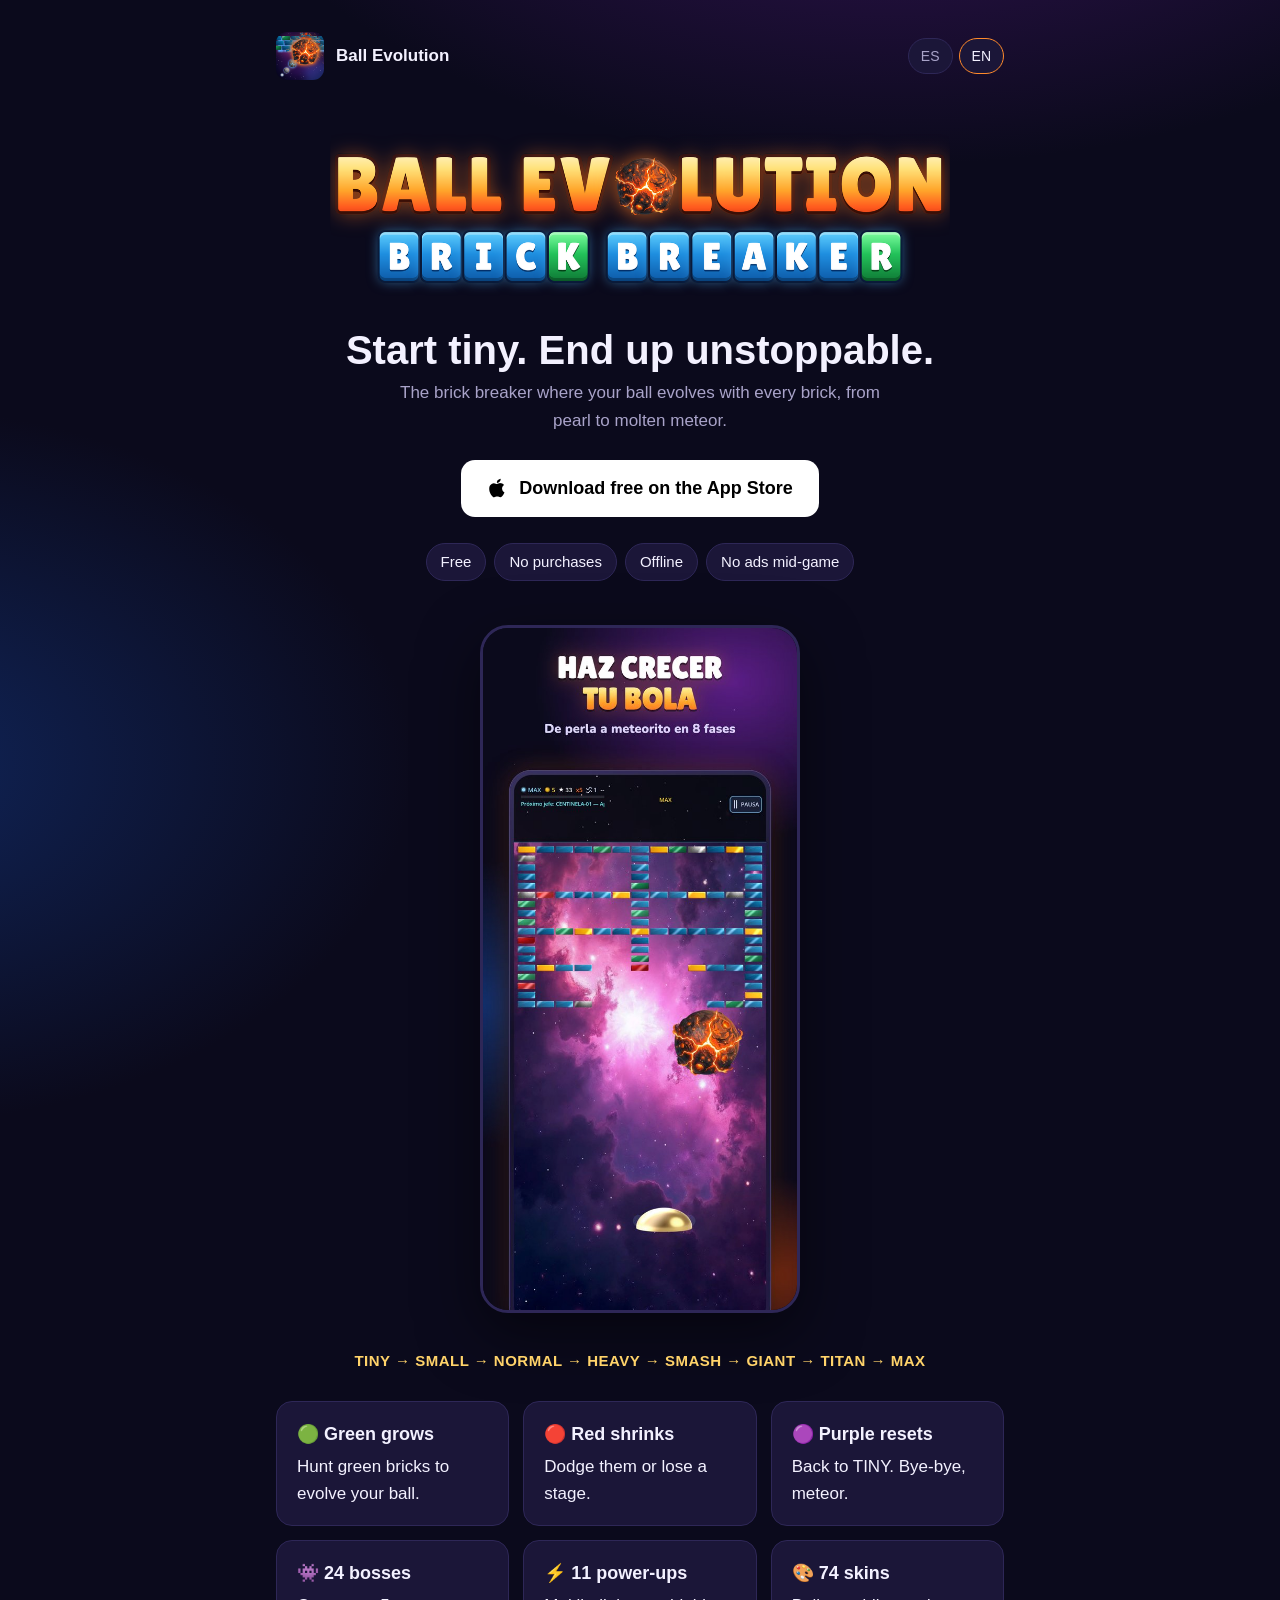
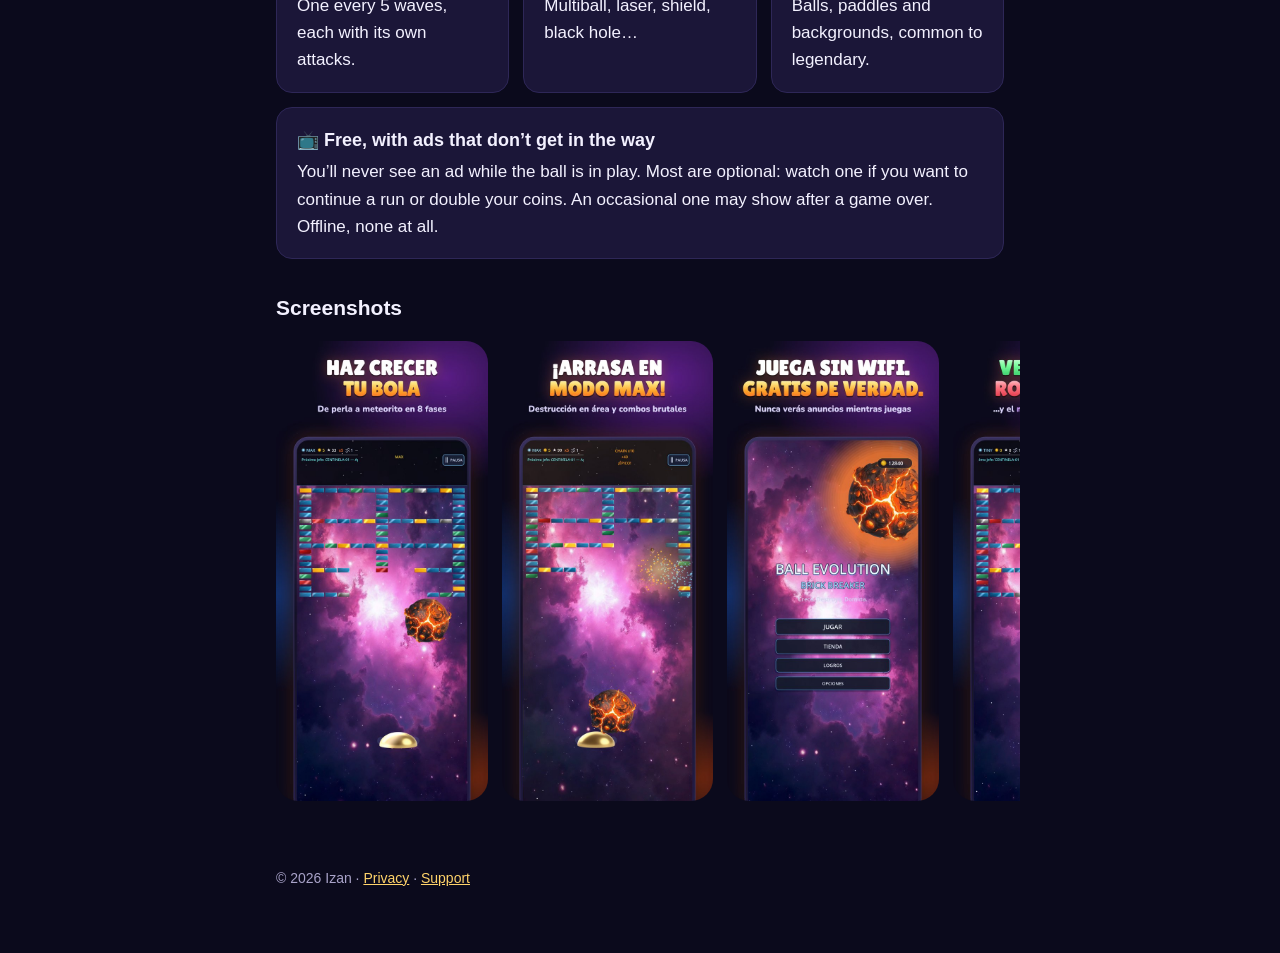
<file: index.html>
<!doctype html>
<html lang="es"><head><meta charset="utf-8"><meta name="viewport" content="width=device-width,initial-scale=1">
<title>Ball Evolution: Brick Breaker</title>
<meta name="description" content="El rompeladrillos donde tu bola evoluciona. Gratis en iPhone, sin compras y sin conexión.">
<meta property="og:title" content="Ball Evolution: Brick Breaker">
<meta property="og:description" content="Empieza con una bola diminuta. Cada ladrillo la hace crecer. En MAX, nada la para. Gratis en iPhone.">
<meta property="og:image" content="assets/og.png">
<meta name="twitter:card" content="summary_large_image">
<link rel="icon" href="assets/icon.png"><link rel="apple-touch-icon" href="assets/icon.png">
<link rel="stylesheet" href="assets/style.css"><script src="assets/lang.js"></script>
<style>
.hero{text-align:center;padding:24px 0 8px}
.hero .logo{width:100%;max-width:640px;height:auto}
.hero h1{font-size:clamp(26px,6vw,40px);margin:18px 0 6px}
.hero p{color:var(--muted);margin:0 auto;max-width:520px}
.cta{display:inline-flex;align-items:center;gap:10px;margin:26px 0 8px;background:#fff;color:#000;text-decoration:none;font-weight:700;padding:14px 26px;border-radius:14px;font-size:18px}
.cta svg{width:22px;height:22px}
.pills{display:flex;flex-wrap:wrap;gap:8px;justify-content:center;margin:18px 0 0}
.pills span{background:var(--card);border:1px solid var(--line);border-radius:999px;padding:6px 14px;font-size:15px}
.video{display:flex;justify-content:center;margin:36px 0}
.video video{width:min(320px,80vw);border-radius:28px;border:3px solid var(--line);box-shadow:0 20px 60px rgba(0,0,0,.5)}
.gallery{display:flex;gap:14px;overflow-x:auto;scroll-snap-type:x mandatory;padding:8px 2px 18px;margin:0 -16px;padding-left:16px}
.gallery img{height:460px;border-radius:22px;scroll-snap-align:center;flex:none}
.grid{display:grid;grid-template-columns:repeat(auto-fit,minmax(210px,1fr));gap:14px;margin-top:10px}
.grid .card{margin:0}
.grid b{display:block;font-size:18px;margin-bottom:4px}
.stages{font-weight:700;letter-spacing:.5px;text-align:center;color:var(--fire2);margin:8px 0 0;font-size:15px;overflow-wrap:anywhere}
@media (max-width:520px){.gallery img{height:380px}}
</style></head>
<body><div class="wrap">
<header class="top"><img src="assets/icon.png" alt=""><a href="./">Ball Evolution</a>
<div class="lang"><button data-set="es">ES</button><button data-set="en">EN</button></div></header>

<section class="hero">
<img class="logo" src="assets/logo.png" alt="Ball Evolution: Brick Breaker" width="1240" height="329">
<h1><span data-l="es">Empieza diminuta. Termina arrasando.</span><span data-l="en">Start tiny. End up unstoppable.</span></h1>
<p data-l="es">El rompeladrillos donde tu bola evoluciona con cada ladrillo, de perla a meteorito de lava.</p>
<p data-l="en">The brick breaker where your ball evolves with every brick, from pearl to molten meteor.</p>
<a class="cta" href="https://apps.apple.com/app/id6803545139"><svg viewBox="0 0 24 24" fill="currentColor" aria-hidden="true"><path d="M16.4 12.6c0-2.6 2.1-3.8 2.2-3.9-1.2-1.8-3.1-2-3.8-2-1.6-.2-3.1.9-3.9.9-.8 0-2-.9-3.4-.9-1.7 0-3.3 1-4.2 2.6-1.8 3.1-.5 7.7 1.3 10.2.9 1.2 1.9 2.6 3.2 2.6 1.3-.1 1.8-.8 3.3-.8 1.6 0 2 .8 3.4.8 1.4 0 2.3-1.3 3.1-2.5 1-1.4 1.4-2.8 1.4-2.9-.1 0-2.6-1-2.6-4.1zM13.9 5c.7-.9 1.2-2 1-3.2-1 .1-2.3.7-3 1.6-.7.8-1.2 2-1.1 3.1 1.2.1 2.3-.6 3.1-1.5z"/></svg><span data-l="es">Descargar gratis en la App Store</span><span data-l="en">Download free on the App Store</span></a>
<div class="pills">
<span data-l="es">Gratis</span><span data-l="es">Sin compras</span><span data-l="es">Sin wifi</span><span data-l="es">Nunca te corta la partida</span>
<span data-l="en">Free</span><span data-l="en">No purchases</span><span data-l="en">Offline</span><span data-l="en">No ads mid-game</span>
</div>
</section>

<div class="video"><video src="assets/preview.mp4" poster="assets/shot-1.jpg" autoplay muted loop playsinline></video></div>

<p class="stages">TINY → SMALL → NORMAL → HEAVY → SMASH → GIANT → TITAN → MAX</p>

<div class="grid" style="margin-top:28px">
<div class="card"><b><span data-l="es">🟢 Verde crece</span><span data-l="en">🟢 Green grows</span></b><span data-l="es">Busca los bloques verdes para evolucionar tu bola.</span><span data-l="en">Hunt green bricks to evolve your ball.</span></div>
<div class="card"><b><span data-l="es">🔴 Rojo encoge</span><span data-l="en">🔴 Red shrinks</span></b><span data-l="es">Esquívalos o perderás una fase.</span><span data-l="en">Dodge them or lose a stage.</span></div>
<div class="card"><b><span data-l="es">🟣 Morado resetea</span><span data-l="en">🟣 Purple resets</span></b><span data-l="es">Vuelves a TINY. Tu meteorito, adiós.</span><span data-l="en">Back to TINY. Bye-bye, meteor.</span></div>
<div class="card"><b><span data-l="es">👾 24 jefes</span><span data-l="en">👾 24 bosses</span></b><span data-l="es">Uno cada 5 oleadas, con sus propios ataques.</span><span data-l="en">One every 5 waves, each with its own attacks.</span></div>
<div class="card"><b><span data-l="es">⚡ 11 power-ups</span><span data-l="en">⚡ 11 power-ups</span></b><span data-l="es">Multibola, láser, escudo, agujero negro…</span><span data-l="en">Multiball, laser, shield, black hole…</span></div>
<div class="card"><b><span data-l="es">🎨 74 skins</span><span data-l="en">🎨 74 skins</span></b><span data-l="es">Bolas, palas y fondos, de común a legendaria.</span><span data-l="en">Balls, paddles and backgrounds, common to legendary.</span></div>
</div>

<div class="card" style="margin-top:14px"><b style="display:block;font-size:18px;margin-bottom:4px"><span data-l="es">📺 Gratis, con anuncios que no molestan</span><span data-l="en">📺 Free, with ads that don’t get in the way</span></b>
<span data-l="es">Nunca verás un anuncio mientras la bola está en juego. Casi todos son opcionales: los ves si quieres continuar una partida o doblar tus monedas. De vez en cuando puede salir uno al terminar una partida. Sin conexión, ninguno.</span>
<span data-l="en">You’ll never see an ad while the ball is in play. Most are optional: watch one if you want to continue a run or double your coins. An occasional one may show after a game over. Offline, none at all.</span></div>

<h2><span data-l="es">Capturas</span><span data-l="en">Screenshots</span></h2>
<div class="gallery">
<img src="assets/shot-1.jpg" alt="" loading="lazy"><img src="assets/shot-2.jpg" alt="" loading="lazy"><img src="assets/shot-3.jpg" alt="" loading="lazy"><img src="assets/shot-4.jpg" alt="" loading="lazy"><img src="assets/shot-5.jpg" alt="" loading="lazy"><img src="assets/shot-6.jpg" alt="" loading="lazy">
</div>

<footer>© 2026 Izan · <a href="privacy.html"><span data-l="es">Privacidad</span><span data-l="en">Privacy</span></a> · <a href="support.html"><span data-l="es">Soporte</span><span data-l="en">Support</span></a></footer>
</div></body></html>
</file>
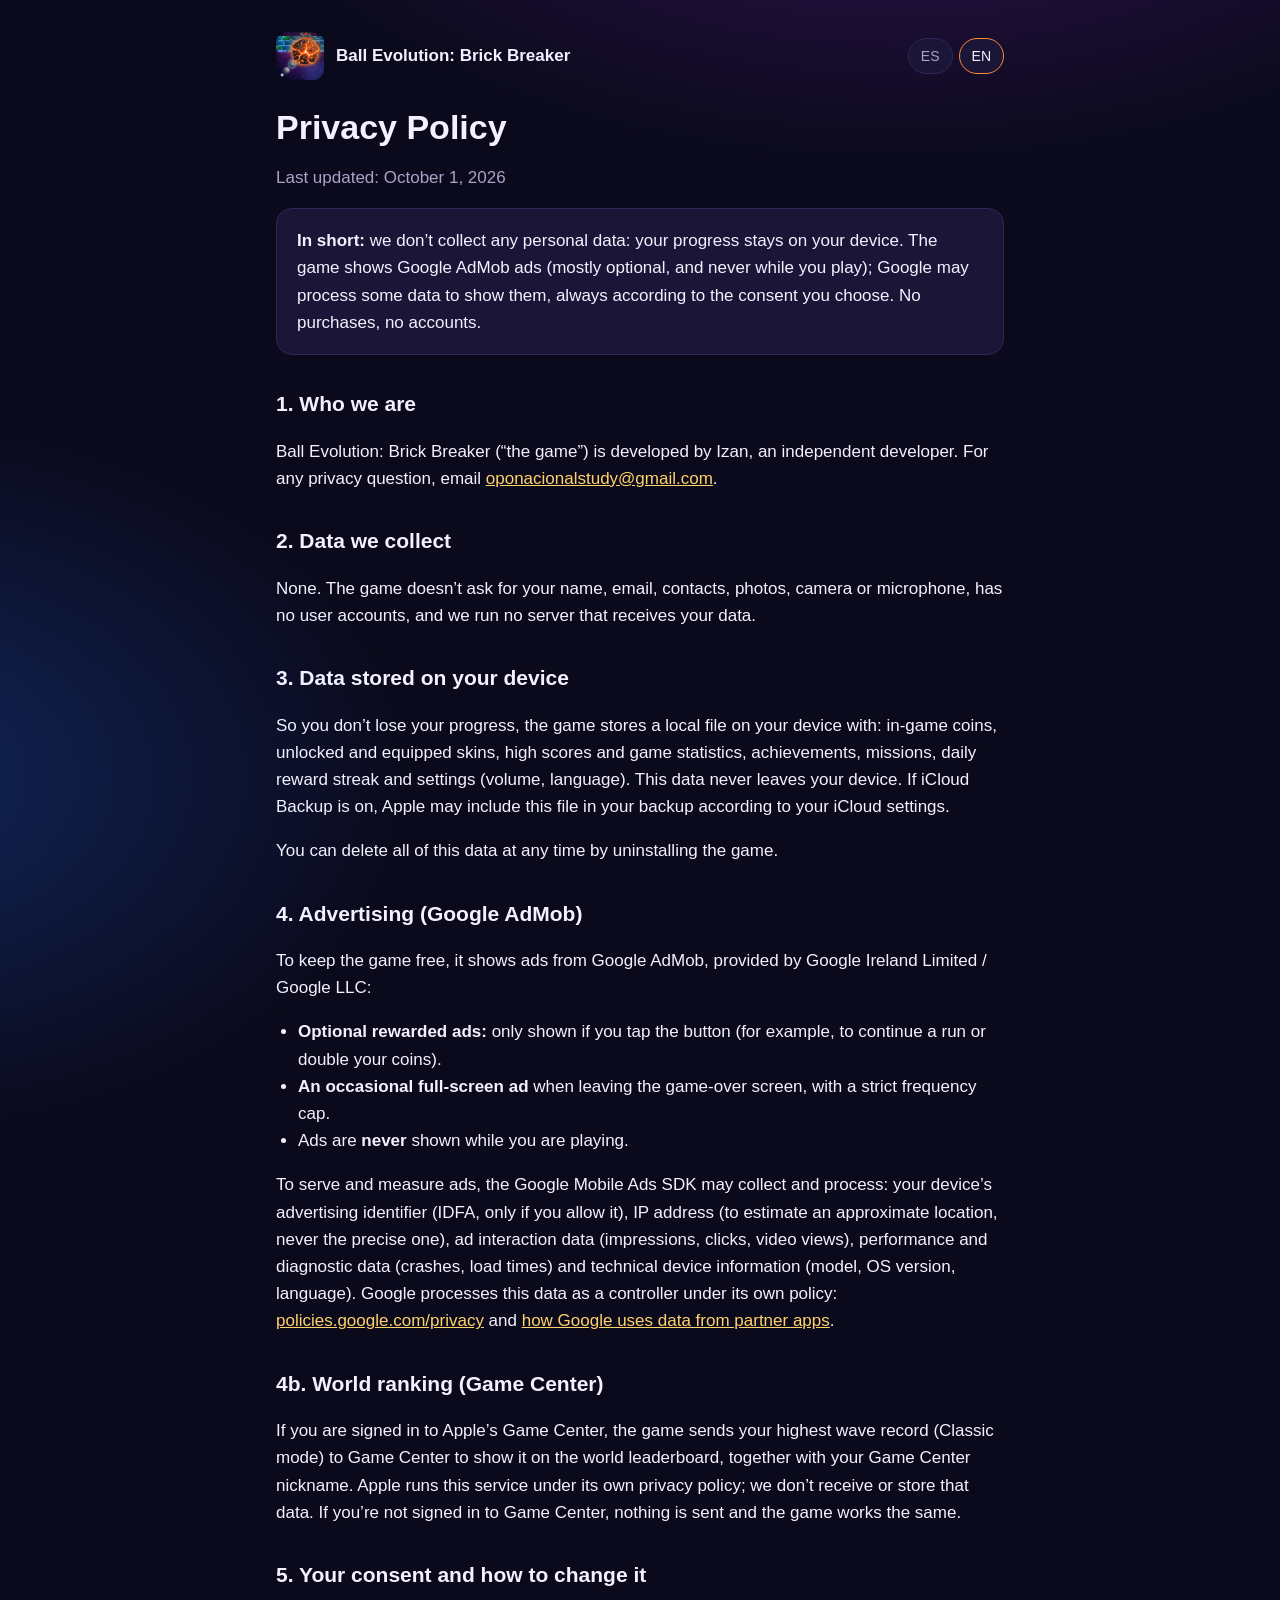
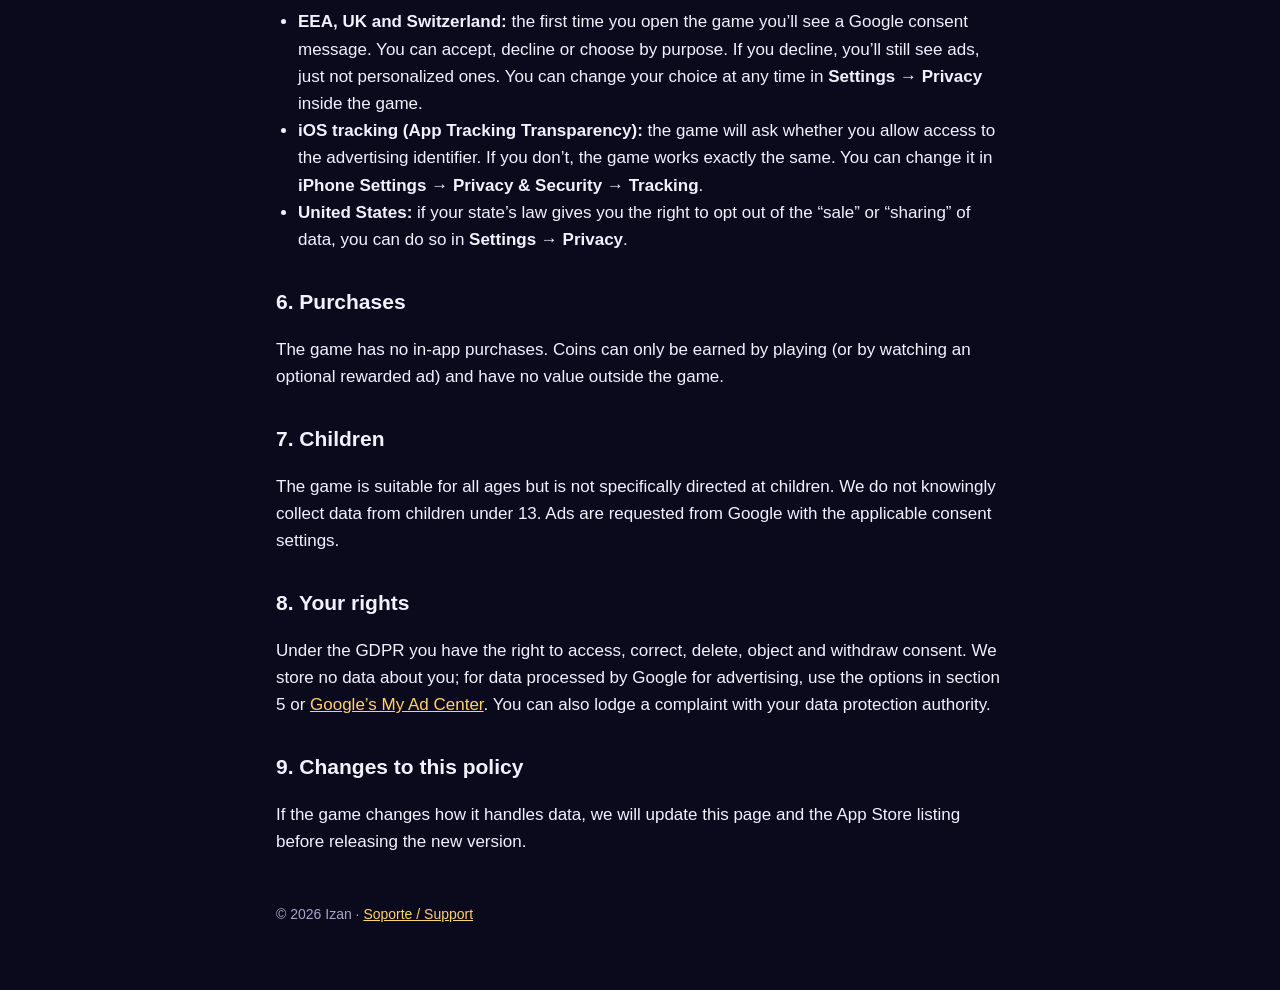
<file: privacy.html>
<!doctype html>
<html lang="es"><head><meta charset="utf-8"><meta name="viewport" content="width=device-width,initial-scale=1">
<title>Privacidad · Ball Evolution</title>
<link rel="icon" href="assets/icon.png"><link rel="stylesheet" href="assets/style.css"><script src="assets/lang.js"></script></head>
<body><div class="wrap">
<header class="top"><img src="assets/icon.png" alt=""><a href="./">Ball Evolution: Brick Breaker</a>
<div class="lang"><button data-set="es">ES</button><button data-set="en">EN</button></div></header>

<div data-l="es">
<h1>Política de privacidad</h1>
<p class="muted">Última actualización: 1 de octubre de 2026</p>
<div class="card"><strong>En resumen:</strong> nosotros no recopilamos ningún dato personal: tu progreso se guarda solo en tu dispositivo. El juego muestra anuncios de Google AdMob (casi todos opcionales, y nunca mientras juegas); Google puede tratar algunos datos para mostrarlos, siempre según el consentimiento que tú elijas. No hay compras ni cuentas.</div>
<h2>1. Quién es el responsable</h2>
<p>Ball Evolution: Brick Breaker («el juego») es un juego desarrollado por Izan, desarrollador independiente. Para cualquier consulta sobre privacidad puedes escribir a <a href="mailto:oponacionalstudy@gmail.com">oponacionalstudy@gmail.com</a>.</p>
<h2>2. Qué datos recopilamos nosotros</h2>
<p>Ninguno. El juego no te pide nombre, correo, contactos, fotos, cámara ni micrófono, no tiene cuentas de usuario y nosotros no tenemos ningún servidor que reciba datos tuyos.</p>
<h2>3. Qué se guarda en tu dispositivo</h2>
<p>Para que no pierdas tu progreso, el juego guarda en un archivo local dentro del propio dispositivo: monedas del juego, skins desbloqueadas y equipadas, récords y estadísticas de partida, logros, misiones, racha de recompensa diaria y ajustes (volumen, idioma). Estos datos nunca salen de tu dispositivo. Si tienes activada la copia de seguridad de iCloud, Apple puede incluir ese archivo en tu copia, según tu configuración de iCloud.</p>
<p>Puedes borrar todos estos datos en cualquier momento desinstalando el juego.</p>
<h2>4. Publicidad (Google AdMob)</h2>
<p>Para que el juego pueda ser gratis, muestra anuncios del servicio Google AdMob, de Google Ireland Limited / Google LLC:</p>
<ul>
<li><strong>Anuncios con recompensa opcionales:</strong> solo se ven si tú pulsas el botón (por ejemplo, para continuar una partida o doblar monedas).</li>
<li><strong>Un anuncio ocasional a pantalla completa</strong> al salir de la pantalla de fin de partida, con un límite estricto de frecuencia.</li>
<li><strong>Nunca</strong> se muestra un anuncio mientras estás jugando.</li>
</ul>
<p>Para mostrar anuncios y medir su funcionamiento, el SDK de Google Mobile Ads puede recoger y tratar: el identificador de publicidad del dispositivo (IDFA, solo si lo permites), la dirección IP (para estimar una ubicación aproximada, nunca la exacta), datos de interacción con los anuncios (impresiones, clics, vídeos vistos), datos de rendimiento y diagnóstico (fallos, tiempos de carga) e información técnica del dispositivo (modelo, versión del sistema, idioma). Google trata estos datos como responsable según su propia política: <a href="https://policies.google.com/privacy">policies.google.com/privacy</a> y <a href="https://policies.google.com/technologies/partner-sites">cómo usa Google los datos en apps de sus partners</a>.</p>
<h2>4 bis. Ranking mundial (Game Center)</h2>
<p>Si tienes iniciada sesión en Game Center de Apple, el juego envía a Game Center tu récord de oleada más alta (modo Clásico) para mostrarlo en el ranking mundial, junto a tu apodo de Game Center. Ese servicio lo gestiona Apple según su propia política de privacidad; nosotros no recibimos ni guardamos esos datos. Si no inicias sesión en Game Center, no se envía nada y el juego funciona igual.</p>
<h2>5. Tu consentimiento y cómo cambiarlo</h2>
<ul>
<li><strong>Espacio Económico Europeo, Reino Unido y Suiza:</strong> la primera vez que abres el juego verás un aviso de consentimiento de Google. Puedes aceptar, rechazar o elegir por finalidades. Si rechazas, seguirás viendo anuncios, pero no personalizados. Puedes cambiar tu elección cuando quieras en <strong>Opciones → Privacidad</strong> dentro del juego.</li>
<li><strong>Rastreo en iOS (App Tracking Transparency):</strong> el juego te preguntará si permites el acceso al identificador de publicidad. Si no lo permites, el juego funciona exactamente igual. Puedes cambiarlo en <strong>Ajustes del iPhone → Privacidad y seguridad → Rastreo</strong>.</li>
<li><strong>Estados Unidos:</strong> si la ley de tu estado te da derecho a no permitir la «venta» o «compartición» de datos, puedes ejercerlo en <strong>Opciones → Privacidad</strong>.</li>
</ul>
<h2>6. Compras</h2>
<p>El juego no tiene compras dentro de la app. Las monedas solo se ganan jugando (o viendo un anuncio con recompensa opcional) y no tienen valor fuera del juego.</p>
<h2>7. Menores</h2>
<p>El juego es apto para todas las edades, pero no está dirigido específicamente a niños. No recopilamos a sabiendas datos de menores de 13 años. Los anuncios se solicitan a Google con los ajustes de consentimiento aplicables.</p>
<h2>8. Tus derechos</h2>
<p>De acuerdo con el RGPD y la normativa española, tienes derecho a acceder, rectificar, suprimir, oponerte y retirar tu consentimiento. Nosotros no guardamos datos tuyos; para los datos que trata Google con fines publicitarios puedes usar las opciones de la sección 5 o los controles de <a href="https://myadcenter.google.com/">Mi Centro de Anuncios de Google</a>. También puedes reclamar ante la Agencia Española de Protección de Datos (<a href="https://www.aepd.es">aepd.es</a>).</p>
<h2>9. Cambios en esta política</h2>
<p>Si el juego cambia la forma de tratar datos, actualizaremos esta página y la ficha de la App Store antes de publicar la nueva versión.</p>
</div>

<div data-l="en">
<h1>Privacy Policy</h1>
<p class="muted">Last updated: October 1, 2026</p>
<div class="card"><strong>In short:</strong> we don’t collect any personal data: your progress stays on your device. The game shows Google AdMob ads (mostly optional, and never while you play); Google may process some data to show them, always according to the consent you choose. No purchases, no accounts.</div>
<h2>1. Who we are</h2>
<p>Ball Evolution: Brick Breaker (“the game”) is developed by Izan, an independent developer. For any privacy question, email <a href="mailto:oponacionalstudy@gmail.com">oponacionalstudy@gmail.com</a>.</p>
<h2>2. Data we collect</h2>
<p>None. The game doesn’t ask for your name, email, contacts, photos, camera or microphone, has no user accounts, and we run no server that receives your data.</p>
<h2>3. Data stored on your device</h2>
<p>So you don’t lose your progress, the game stores a local file on your device with: in-game coins, unlocked and equipped skins, high scores and game statistics, achievements, missions, daily reward streak and settings (volume, language). This data never leaves your device. If iCloud Backup is on, Apple may include this file in your backup according to your iCloud settings.</p>
<p>You can delete all of this data at any time by uninstalling the game.</p>
<h2>4. Advertising (Google AdMob)</h2>
<p>To keep the game free, it shows ads from Google AdMob, provided by Google Ireland Limited / Google LLC:</p>
<ul>
<li><strong>Optional rewarded ads:</strong> only shown if you tap the button (for example, to continue a run or double your coins).</li>
<li><strong>An occasional full-screen ad</strong> when leaving the game-over screen, with a strict frequency cap.</li>
<li>Ads are <strong>never</strong> shown while you are playing.</li>
</ul>
<p>To serve and measure ads, the Google Mobile Ads SDK may collect and process: your device’s advertising identifier (IDFA, only if you allow it), IP address (to estimate an approximate location, never the precise one), ad interaction data (impressions, clicks, video views), performance and diagnostic data (crashes, load times) and technical device information (model, OS version, language). Google processes this data as a controller under its own policy: <a href="https://policies.google.com/privacy">policies.google.com/privacy</a> and <a href="https://policies.google.com/technologies/partner-sites">how Google uses data from partner apps</a>.</p>
<h2>4b. World ranking (Game Center)</h2>
<p>If you are signed in to Apple’s Game Center, the game sends your highest wave record (Classic mode) to Game Center to show it on the world leaderboard, together with your Game Center nickname. Apple runs this service under its own privacy policy; we don’t receive or store that data. If you’re not signed in to Game Center, nothing is sent and the game works the same.</p>
<h2>5. Your consent and how to change it</h2>
<ul>
<li><strong>EEA, UK and Switzerland:</strong> the first time you open the game you’ll see a Google consent message. You can accept, decline or choose by purpose. If you decline, you’ll still see ads, just not personalized ones. You can change your choice at any time in <strong>Settings → Privacy</strong> inside the game.</li>
<li><strong>iOS tracking (App Tracking Transparency):</strong> the game will ask whether you allow access to the advertising identifier. If you don’t, the game works exactly the same. You can change it in <strong>iPhone Settings → Privacy &amp; Security → Tracking</strong>.</li>
<li><strong>United States:</strong> if your state’s law gives you the right to opt out of the “sale” or “sharing” of data, you can do so in <strong>Settings → Privacy</strong>.</li>
</ul>
<h2>6. Purchases</h2>
<p>The game has no in-app purchases. Coins can only be earned by playing (or by watching an optional rewarded ad) and have no value outside the game.</p>
<h2>7. Children</h2>
<p>The game is suitable for all ages but is not specifically directed at children. We do not knowingly collect data from children under 13. Ads are requested from Google with the applicable consent settings.</p>
<h2>8. Your rights</h2>
<p>Under the GDPR you have the right to access, correct, delete, object and withdraw consent. We store no data about you; for data processed by Google for advertising, use the options in section 5 or <a href="https://myadcenter.google.com/">Google’s My Ad Center</a>. You can also lodge a complaint with your data protection authority.</p>
<h2>9. Changes to this policy</h2>
<p>If the game changes how it handles data, we will update this page and the App Store listing before releasing the new version.</p>
</div>
<footer>© 2026 Izan · <a href="support.html">Soporte / Support</a></footer>
</div></body></html>
</file>
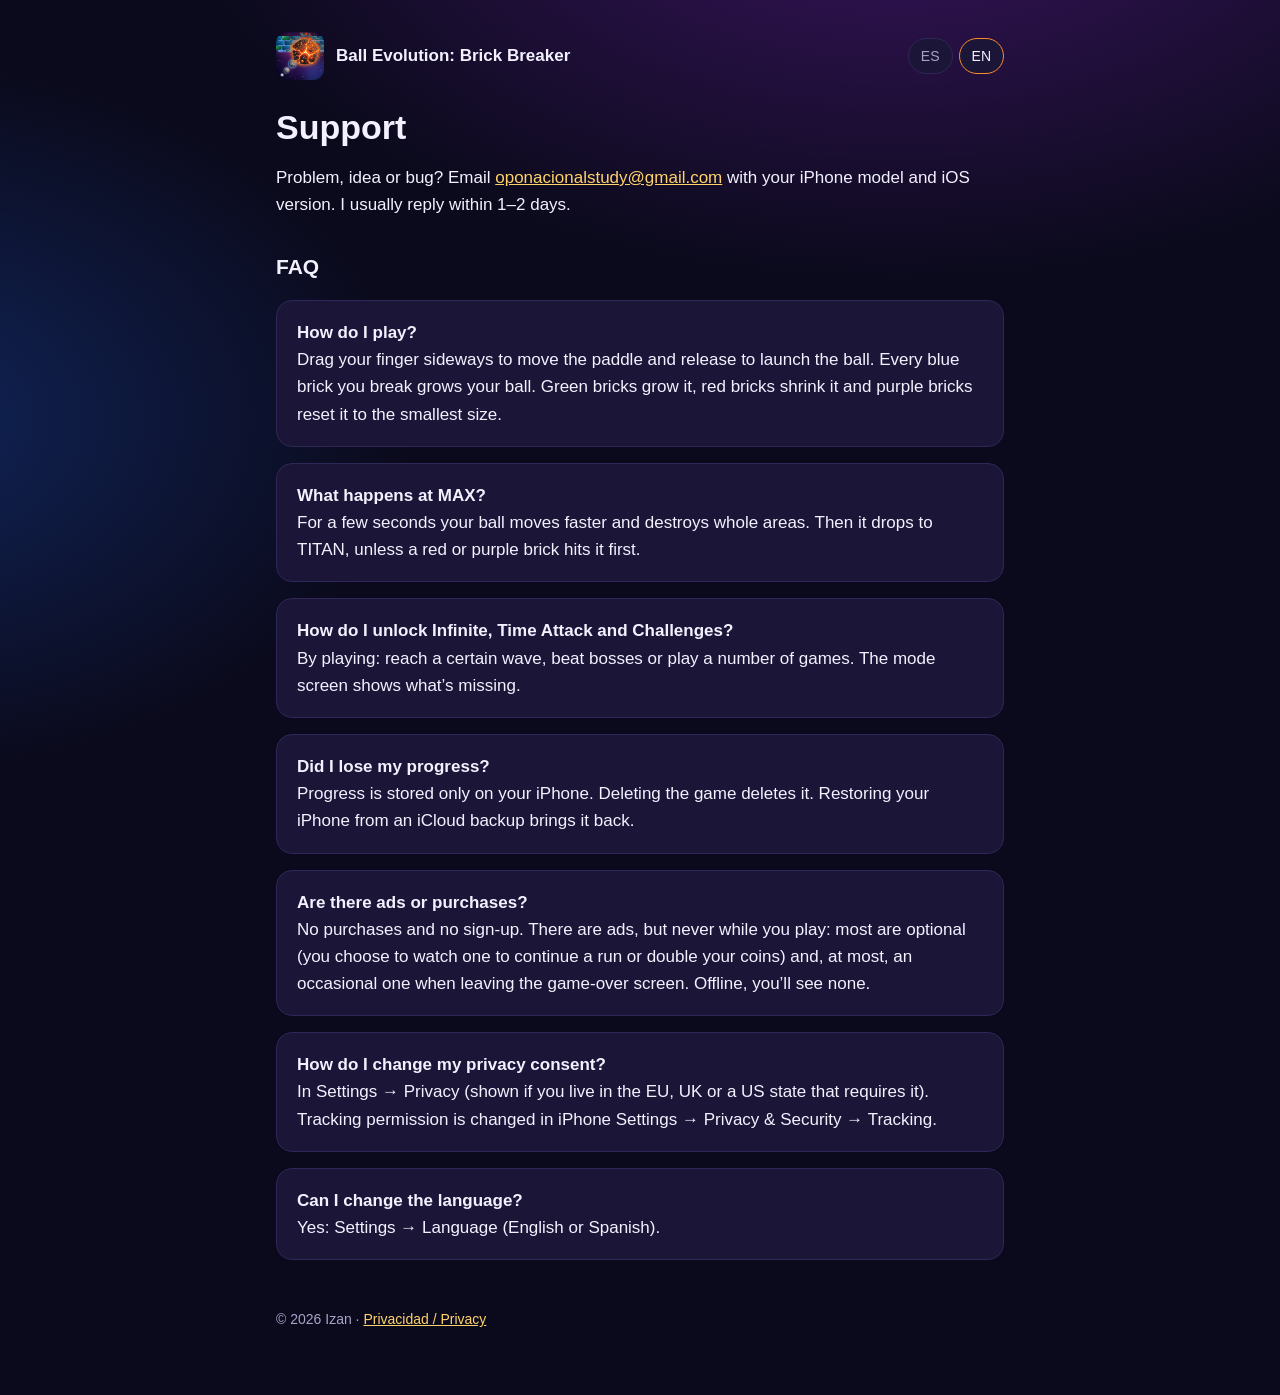
<file: support.html>
<!doctype html>
<html lang="es"><head><meta charset="utf-8"><meta name="viewport" content="width=device-width,initial-scale=1">
<title>Soporte · Ball Evolution</title>
<link rel="icon" href="assets/icon.png"><link rel="stylesheet" href="assets/style.css"><script src="assets/lang.js"></script></head>
<body><div class="wrap">
<header class="top"><img src="assets/icon.png" alt=""><a href="./">Ball Evolution: Brick Breaker</a>
<div class="lang"><button data-set="es">ES</button><button data-set="en">EN</button></div></header>
<div data-l="es">
<h1>Soporte</h1>
<p>¿Algún problema, idea o bug? Escríbeme a <a href="mailto:oponacionalstudy@gmail.com?subject=Ball%20Evolution%20-%20Soporte">oponacionalstudy@gmail.com</a> y cuéntame tu modelo de iPhone y versión de iOS. Respondo en 1–2 días.</p>
<h2>Preguntas frecuentes</h2>
<div class="card"><strong>¿Cómo se juega?</strong><br>Arrastra el dedo en horizontal para mover la pala y suéltalo para lanzar la bola. Cada ladrillo azul que rompes hace crecer la bola. Los verdes la hacen crecer, los rojos la encogen y los morados la devuelven al tamaño mínimo.</div>
<div class="card"><strong>¿Qué pasa al llegar a MAX?</strong><br>Durante unos segundos la bola va más rápido y destruye zonas enteras. Después baja a TITAN, salvo que golpees un bloque rojo o morado antes.</div>
<div class="card"><strong>¿Cómo desbloqueo los modos Infinito, Contrarreloj y Desafíos?</strong><br>Se desbloquean jugando: al alcanzar cierta oleada, derrotar jefes o jugar un número de partidas. La pantalla de modos te indica qué falta.</div>
<div class="card"><strong>¿He perdido mi progreso?</strong><br>El progreso se guarda solo en tu iPhone. Si borras el juego, se borra también. Si restauras el iPhone desde una copia de iCloud, se recupera.</div>
<div class="card"><strong>¿Tiene anuncios o compras?</strong><br>No hay compras ni registro. Hay anuncios, pero nunca mientras juegas: casi todos son opcionales (tú decides ver uno para continuar la partida o doblar monedas) y, como mucho, de vez en cuando uno al salir de la pantalla de fin de partida. Sin conexión no aparece ninguno.</div>
<div class="card"><strong>¿Cómo cambio mi consentimiento de privacidad?</strong><br>En Opciones → Privacidad (aparece si vives en la UE, Reino Unido o en un estado de EE. UU. que lo exija). El permiso de rastreo se cambia en Ajustes del iPhone → Privacidad y seguridad → Rastreo.</div>
<div class="card"><strong>¿Puedo cambiar el idioma?</strong><br>Sí: Opciones → Idioma (español o inglés).</div>
</div>
<div data-l="en">
<h1>Support</h1>
<p>Problem, idea or bug? Email <a href="mailto:oponacionalstudy@gmail.com?subject=Ball%20Evolution%20-%20Support">oponacionalstudy@gmail.com</a> with your iPhone model and iOS version. I usually reply within 1–2 days.</p>
<h2>FAQ</h2>
<div class="card"><strong>How do I play?</strong><br>Drag your finger sideways to move the paddle and release to launch the ball. Every blue brick you break grows your ball. Green bricks grow it, red bricks shrink it and purple bricks reset it to the smallest size.</div>
<div class="card"><strong>What happens at MAX?</strong><br>For a few seconds your ball moves faster and destroys whole areas. Then it drops to TITAN, unless a red or purple brick hits it first.</div>
<div class="card"><strong>How do I unlock Infinite, Time Attack and Challenges?</strong><br>By playing: reach a certain wave, beat bosses or play a number of games. The mode screen shows what’s missing.</div>
<div class="card"><strong>Did I lose my progress?</strong><br>Progress is stored only on your iPhone. Deleting the game deletes it. Restoring your iPhone from an iCloud backup brings it back.</div>
<div class="card"><strong>Are there ads or purchases?</strong><br>No purchases and no sign-up. There are ads, but never while you play: most are optional (you choose to watch one to continue a run or double your coins) and, at most, an occasional one when leaving the game-over screen. Offline, you’ll see none.</div>
<div class="card"><strong>How do I change my privacy consent?</strong><br>In Settings → Privacy (shown if you live in the EU, UK or a US state that requires it). Tracking permission is changed in iPhone Settings → Privacy &amp; Security → Tracking.</div>
<div class="card"><strong>Can I change the language?</strong><br>Yes: Settings → Language (English or Spanish).</div>
</div>
<footer>© 2026 Izan · <a href="privacy.html">Privacidad / Privacy</a></footer>
</div></body></html>
</file>
<file: assets/style.css>
:root{--bg:#0b0a1c;--bg2:#15112e;--card:#1b1638;--line:#2e2757;--text:#f3f1ff;--muted:#a9a3c9;--fire:#ff8a2b;--fire2:#ffd36a;--blue:#3fb5ff;--green:#34d36b}
*{box-sizing:border-box}
html{-webkit-text-size-adjust:100%}
body{margin:0;background:radial-gradient(1200px 700px at 70% -10%,#3b1560 0%,transparent 60%),radial-gradient(900px 600px at -10% 30%,#10255a 0%,transparent 60%),var(--bg);color:var(--text);font:17px/1.6 -apple-system,BlinkMacSystemFont,"Segoe UI",Roboto,sans-serif;min-height:100vh}
a{color:var(--fire2)}
.wrap{max-width:760px;margin:0 auto;padding:32px 16px 64px}
header.top{display:flex;align-items:center;gap:12px;margin-bottom:28px}
header.top img{width:48px;height:48px;border-radius:11px}
header.top a{color:var(--text);text-decoration:none;font-weight:700}
.lang{margin-left:auto;display:flex;gap:6px}
.lang button{background:var(--card);color:var(--muted);border:1px solid var(--line);border-radius:999px;padding:6px 12px;font:inherit;font-size:14px;cursor:pointer}
.lang button[aria-pressed=true]{color:var(--text);border-color:var(--fire)}
h1{font-size:34px;line-height:1.15;margin:0 0 8px}
h2{font-size:21px;margin:32px 0 8px}
.muted{color:var(--muted)}
.card{background:var(--card);border:1px solid var(--line);border-radius:16px;padding:18px 20px;margin:16px 0}
ul{padding-left:22px}
footer{margin-top:48px;color:var(--muted);font-size:14px}
[data-l]{display:none}
html[lang=es] [data-l=es],html[lang=en] [data-l=en]{display:block}
html[lang=es] span[data-l=es],html[lang=en] span[data-l=en]{display:inline}
</file>
